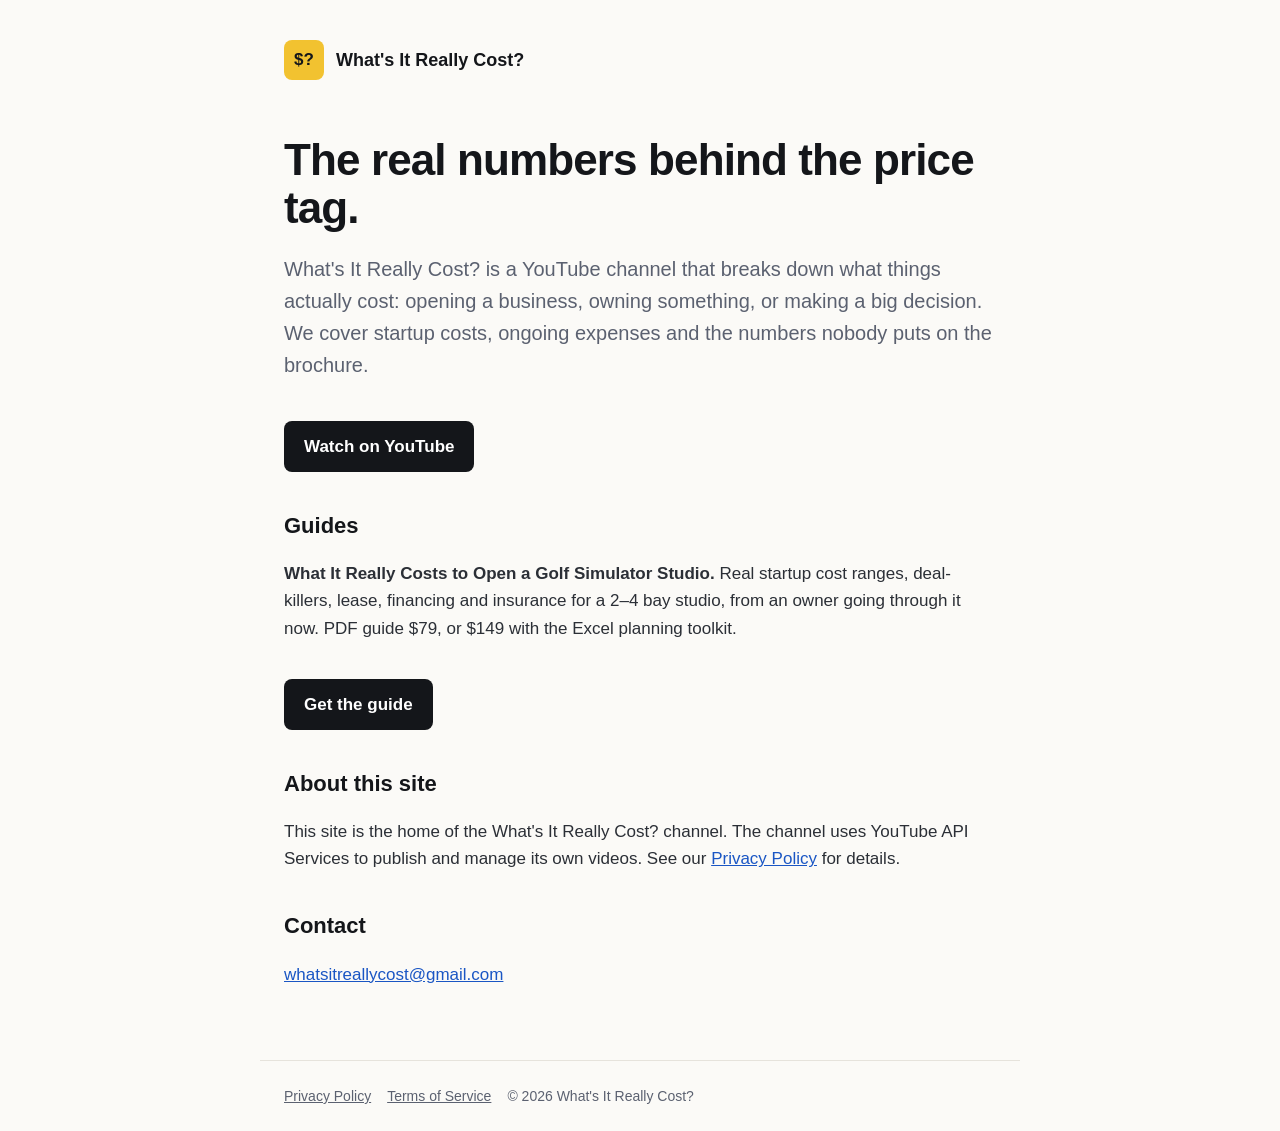
<file: index.html>
<!DOCTYPE html>
<html lang="en"><head><meta charset="utf-8"><meta name="viewport" content="width=device-width,initial-scale=1">
<title>What's It Really Cost?</title>
<meta name="description" content="What's It Really Cost? breaks down the real numbers behind businesses, purchases and everyday decisions.">
<link rel="stylesheet" href="style.css"></head>
<body>
<header><div class="mark">$?</div><a href="/">What's It Really Cost?</a></header>
<main>
<h1>The real numbers behind the price tag.</h1>
<p class="lede">What's It Really Cost? is a YouTube channel that breaks down what things actually cost: opening a business, owning something, or making a big decision. We cover startup costs, ongoing expenses and the numbers nobody puts on the brochure.</p>
<a class="btn" href="https://www.youtube.com/channel/UCc_dbNYMvgTBZw55VmnoEYw">Watch on YouTube</a>
<h2>Guides</h2>
<p><strong>What It Really Costs to Open a Golf Simulator Studio.</strong> Real startup cost ranges, deal-killers, lease, financing and insurance for a 2–4 bay studio, from an owner going through it now. PDF guide $79, or $149 with the Excel planning toolkit.</p>
<a class="btn" href="https://guide.whatsitreallycost.com">Get the guide</a>
<h2>About this site</h2>
<p>This site is the home of the What's It Really Cost? channel. The channel uses YouTube API Services to publish and manage its own videos. See our <a href="/privacy.html">Privacy Policy</a> for details.</p>
<h2>Contact</h2>
<p><a href="mailto:whatsitreallycost@gmail.com">whatsitreallycost@gmail.com</a></p>
</main>
<footer><a href="/privacy.html">Privacy Policy</a><a href="/terms.html">Terms of Service</a>© 2026 What's It Really Cost?</footer>
</body></html>
</file>
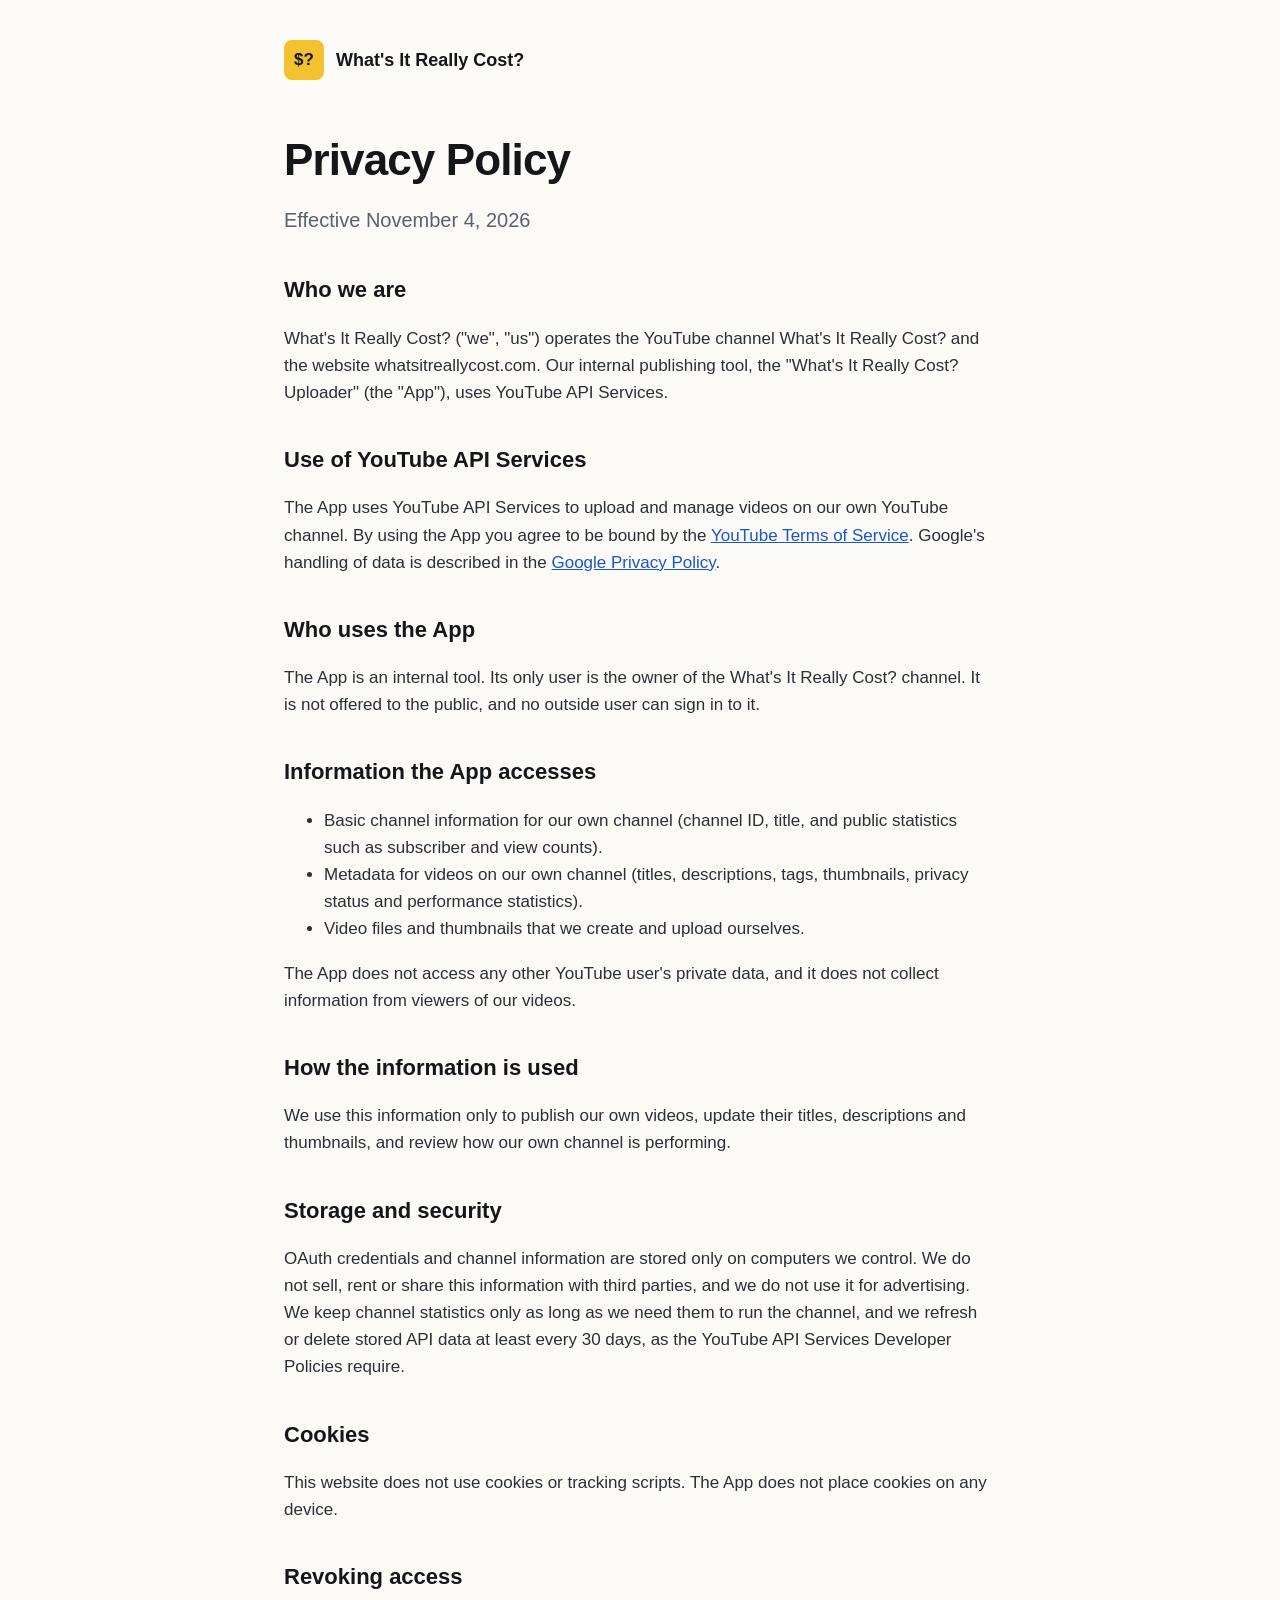
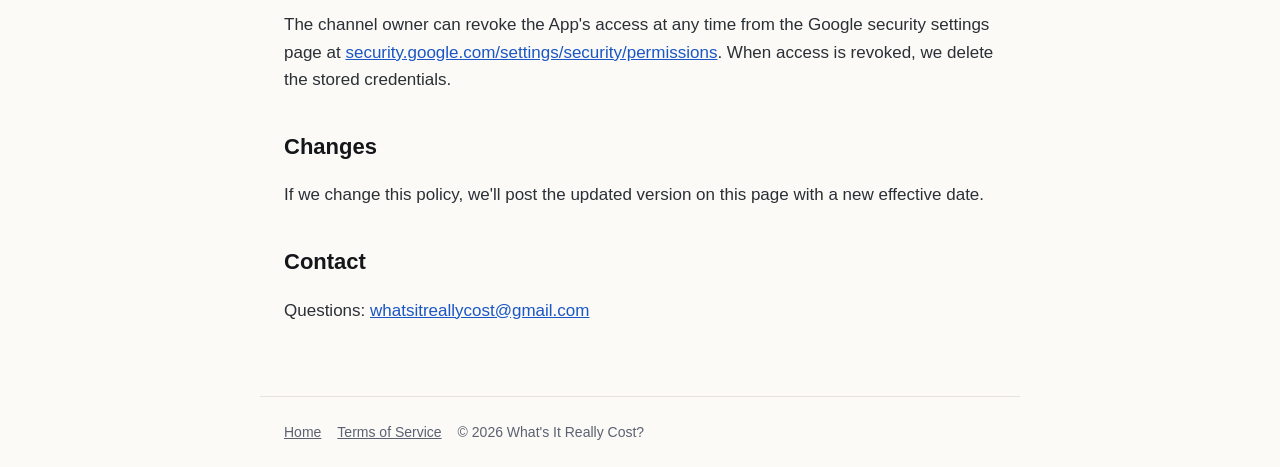
<file: privacy.html>
<!DOCTYPE html>
<html lang="en"><head><meta charset="utf-8"><meta name="viewport" content="width=device-width,initial-scale=1">
<title>Privacy Policy · What's It Really Cost?</title><link rel="stylesheet" href="style.css"></head>
<body>
<header><div class="mark">$?</div><a href="/">What's It Really Cost?</a></header>
<main>
<h1>Privacy Policy</h1>
<p class="lede">Effective November 4, 2026</p>

<h2>Who we are</h2>
<p>What's It Really Cost? ("we", "us") operates the YouTube channel What's It Really Cost? and the website whatsitreallycost.com. Our internal publishing tool, the "What's It Really Cost? Uploader" (the "App"), uses YouTube API Services.</p>

<h2>Use of YouTube API Services</h2>
<p>The App uses YouTube API Services to upload and manage videos on our own YouTube channel. By using the App you agree to be bound by the <a href="https://www.youtube.com/t/terms">YouTube Terms of Service</a>. Google's handling of data is described in the <a href="https://policies.google.com/privacy">Google Privacy Policy</a>.</p>

<h2>Who uses the App</h2>
<p>The App is an internal tool. Its only user is the owner of the What's It Really Cost? channel. It is not offered to the public, and no outside user can sign in to it.</p>

<h2>Information the App accesses</h2>
<ul>
<li>Basic channel information for our own channel (channel ID, title, and public statistics such as subscriber and view counts).</li>
<li>Metadata for videos on our own channel (titles, descriptions, tags, thumbnails, privacy status and performance statistics).</li>
<li>Video files and thumbnails that we create and upload ourselves.</li>
</ul>
<p>The App does not access any other YouTube user's private data, and it does not collect information from viewers of our videos.</p>

<h2>How the information is used</h2>
<p>We use this information only to publish our own videos, update their titles, descriptions and thumbnails, and review how our own channel is performing.</p>

<h2>Storage and security</h2>
<p>OAuth credentials and channel information are stored only on computers we control. We do not sell, rent or share this information with third parties, and we do not use it for advertising. We keep channel statistics only as long as we need them to run the channel, and we refresh or delete stored API data at least every 30 days, as the YouTube API Services Developer Policies require.</p>

<h2>Cookies</h2>
<p>This website does not use cookies or tracking scripts. The App does not place cookies on any device.</p>

<h2>Revoking access</h2>
<p>The channel owner can revoke the App's access at any time from the Google security settings page at <a href="https://security.google.com/settings/security/permissions">security.google.com/settings/security/permissions</a>. When access is revoked, we delete the stored credentials.</p>

<h2>Changes</h2>
<p>If we change this policy, we'll post the updated version on this page with a new effective date.</p>

<h2>Contact</h2>
<p>Questions: <a href="mailto:whatsitreallycost@gmail.com">whatsitreallycost@gmail.com</a></p>
</main>
<footer><a href="/">Home</a><a href="/terms.html">Terms of Service</a>© 2026 What's It Really Cost?</footer>
</body></html>
</file>
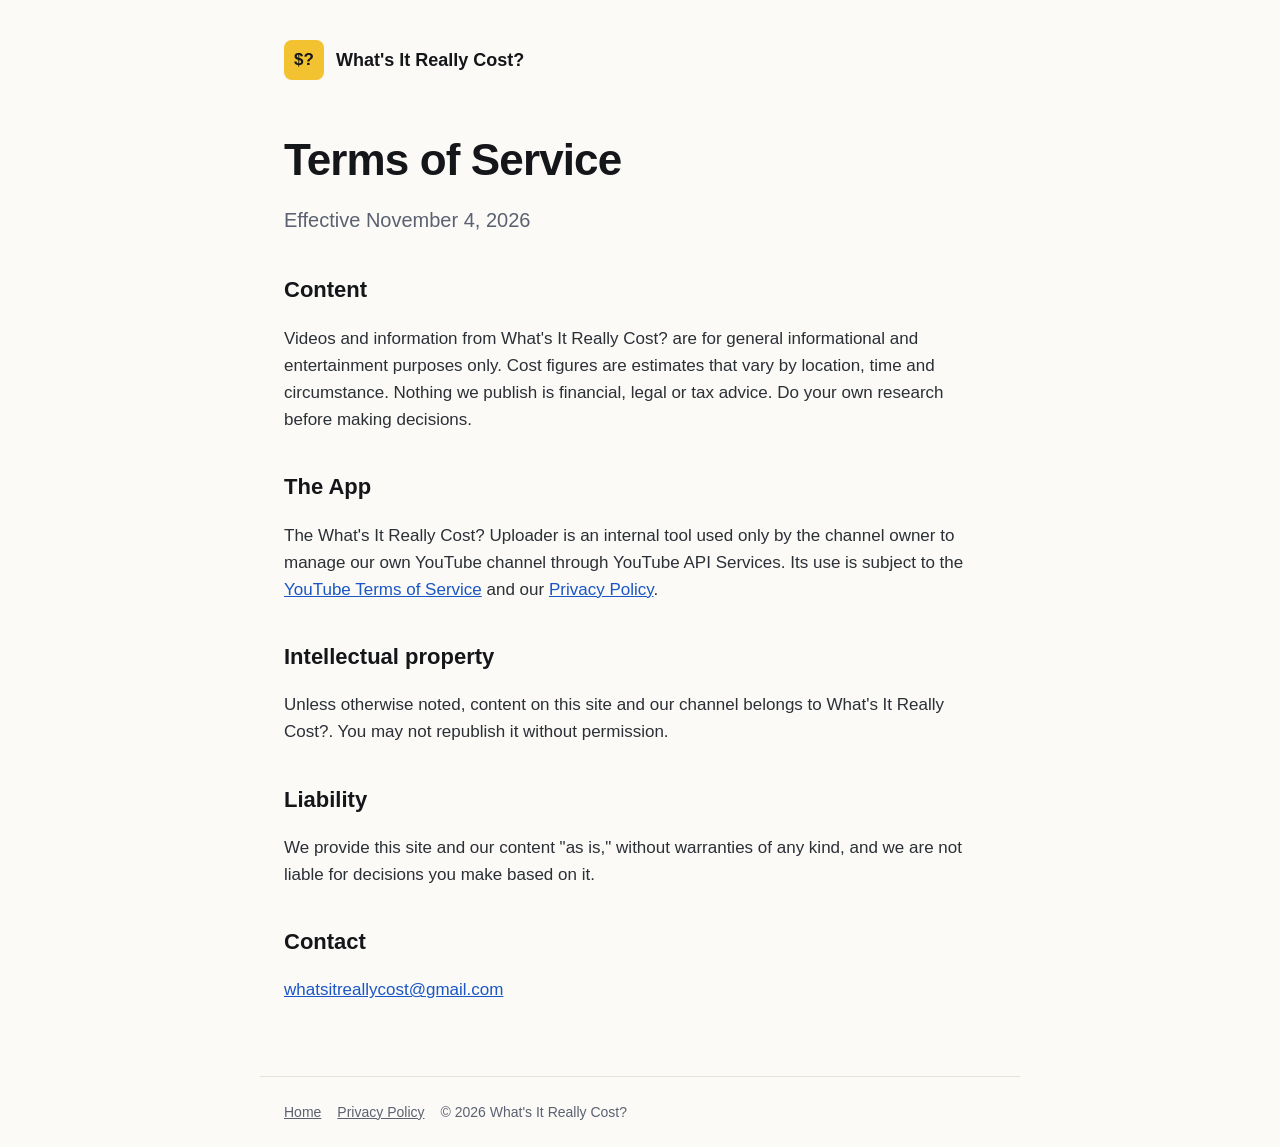
<file: terms.html>
<!DOCTYPE html>
<html lang="en"><head><meta charset="utf-8"><meta name="viewport" content="width=device-width,initial-scale=1">
<title>Terms of Service · What's It Really Cost?</title><link rel="stylesheet" href="style.css"></head>
<body>
<header><div class="mark">$?</div><a href="/">What's It Really Cost?</a></header>
<main>
<h1>Terms of Service</h1>
<p class="lede">Effective November 4, 2026</p>
<h2>Content</h2>
<p>Videos and information from What's It Really Cost? are for general informational and entertainment purposes only. Cost figures are estimates that vary by location, time and circumstance. Nothing we publish is financial, legal or tax advice. Do your own research before making decisions.</p>
<h2>The App</h2>
<p>The What's It Really Cost? Uploader is an internal tool used only by the channel owner to manage our own YouTube channel through YouTube API Services. Its use is subject to the <a href="https://www.youtube.com/t/terms">YouTube Terms of Service</a> and our <a href="/privacy.html">Privacy Policy</a>.</p>
<h2>Intellectual property</h2>
<p>Unless otherwise noted, content on this site and our channel belongs to What's It Really Cost?. You may not republish it without permission.</p>
<h2>Liability</h2>
<p>We provide this site and our content "as is," without warranties of any kind, and we are not liable for decisions you make based on it.</p>
<h2>Contact</h2>
<p><a href="mailto:whatsitreallycost@gmail.com">whatsitreallycost@gmail.com</a></p>
</main>
<footer><a href="/">Home</a><a href="/privacy.html">Privacy Policy</a>© 2026 What's It Really Cost?</footer>
</body></html>
</file>
<file: style.css>
:root{--ink:#14161a;--muted:#5b6170;--accent:#f2c230;--bg:#fbfaf7;--line:#e6e3dc}
*{box-sizing:border-box}body{margin:0;font:17px/1.6 -apple-system,BlinkMacSystemFont,"Segoe UI",Roboto,Helvetica,Arial,sans-serif;color:var(--ink);background:var(--bg)}
header,main,footer{max-width:760px;margin:0 auto;padding:0 24px}
header{padding-top:40px;display:flex;align-items:center;gap:12px}
.mark{width:40px;height:40px;border-radius:8px;background:var(--accent);display:grid;place-items:center;font-weight:800}
header a{color:inherit;text-decoration:none;font-weight:700;font-size:18px}
h1{font-size:44px;line-height:1.1;margin:56px 0 16px;letter-spacing:-.02em}
h2{font-size:22px;margin:36px 0 8px}
p,li{color:#2b2f36}.lede{font-size:20px;color:var(--muted)}
a{color:#1a56c4}
.btn{display:inline-block;margin-top:20px;padding:12px 20px;border-radius:8px;background:var(--ink);color:#fff;text-decoration:none;font-weight:600}
footer{margin-top:72px;padding:24px;border-top:1px solid var(--line);color:var(--muted);font-size:14px}
footer a{color:var(--muted);margin-right:16px}
</file>
